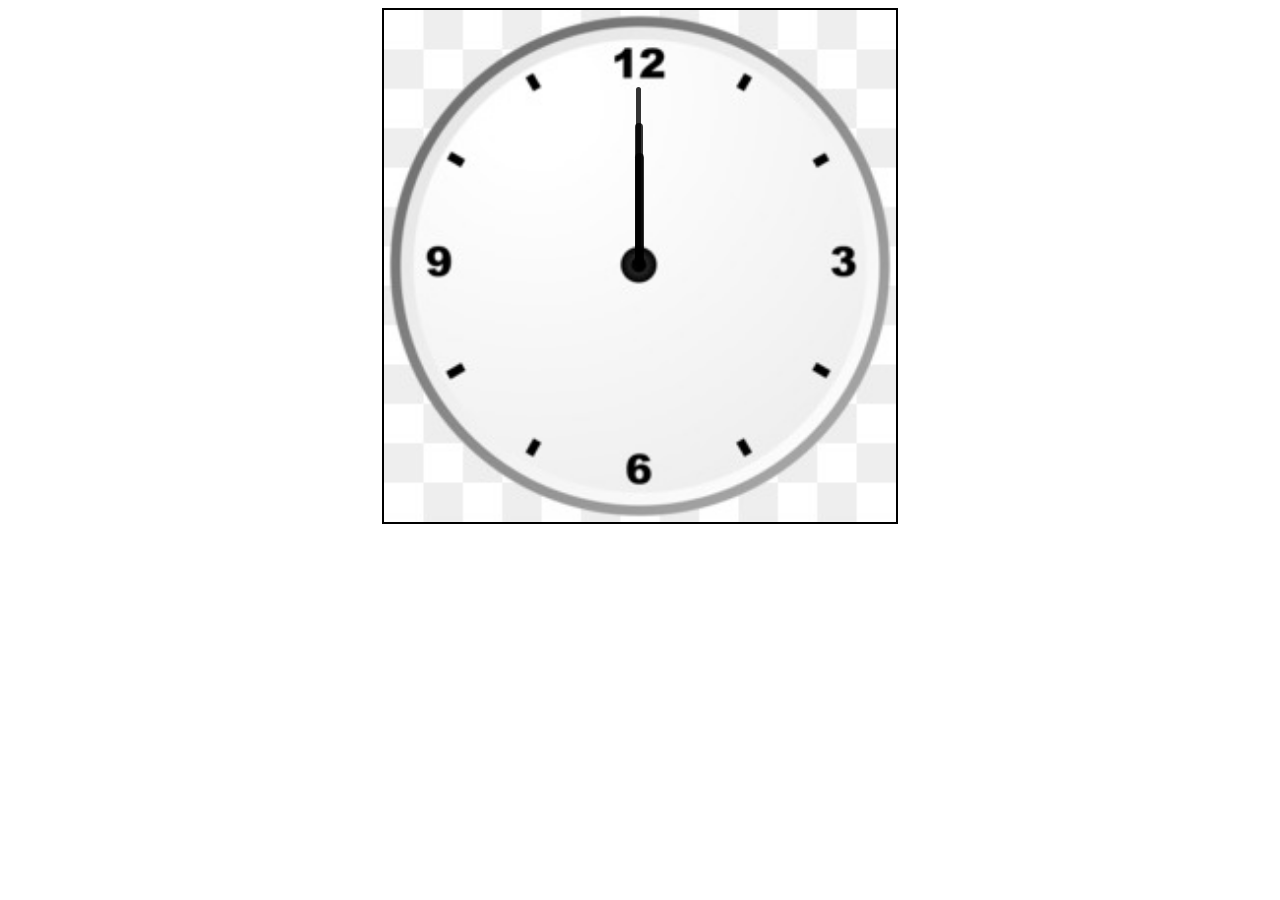
<file: Analog Clock/index.html>
<!DOCTYPE html>
<html lang="en">

<head>
    <meta charset="UTF-8">
    <meta http-equiv="X-UA-Compatible" content="IE=edge">
    <meta name="viewport" content="width=device-width, initial-scale=1.0">
    <link rel="stylesheet" href="style.css">
    <script src="index.js"></script>
    <title>Clock</title>
</head>

<body>
    <div id="clock-container">
        <div class="" id="hour"></div>
        <div class="" id="minute"></div>
        <div class="" id="second"></div>
    </div>
</body>

</html>
</file>
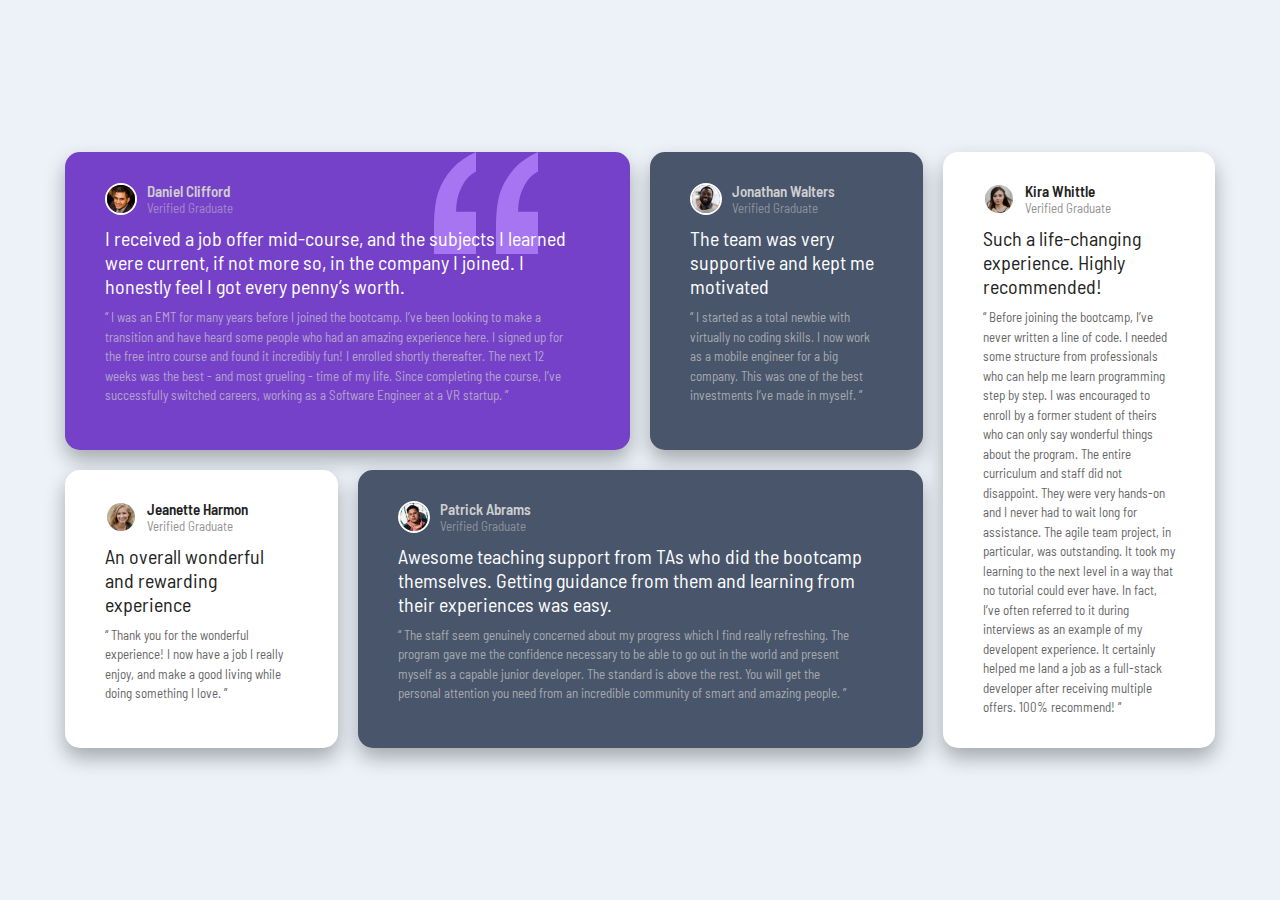
<file: testimonials-grid-section-main/index.html>
<!DOCTYPE html>
<html lang="en">

<head>
  <meta charset="UTF-8">
  <meta name="viewport" content="width=device-width, initial-scale=1.0">
  <!-- displays site properly based on user's device -->

  <link rel="icon" type="image/png" sizes="32x32" href="./images/favicon-32x32.png">

  <link rel="stylesheet" href="style.css">

  <title>Frontend Mentor | [Challenge Name Here]</title>

  <!-- Feel free to remove these styles or customise in your own stylesheet 👍 -->
</head>

<body>
  <main>
    <article class="box box-1">
      <div class="box-head">
        <img src="./images/image-daniel.jpg" alt="">
        <div class="box-user">
          <div class="name">Daniel Clifford</div>
          <p class="title">Verified Graduate</p>
        </div>
      </div>
      <div class="box-heading">
        I received a job offer mid-course, and the subjects I learned<br> were current, if not more so,
        in the company I joined. I<br> honestly feel I got every penny’s worth.
      </div>
      <p class="box-detail">
        “ I was an EMT for many years before I joined the bootcamp. I’ve been looking to make a<br>
        transition and have heard some people who had an amazing experience here. I signed up
        for<br> the free intro course and found it incredibly fun! I enrolled shortly thereafter.
        The next 12<br> weeks was the best - and most grueling - time of my life. Since completing
        the course, I’ve<br> successfully switched careers, working as a Software Engineer at a VR startup. ”
      </p>
    </article>
    <article class="box box-2">
      <div class="box-head">
        <img src="./images/image-jonathan.jpg" alt="">
        <div class="box-user">
          <div class="name">Jonathan Walters</div>
          <p class="title">Verified Graduate</p>
        </div>
      </div>
      <div class="box-heading">
        The team was very<br> supportive and kept me<br> motivated

      </div>
      <p class="box-detail">
        “ I started as a total newbie with<br> virtually no coding skills. I now work<br> as a mobile engineer
        for a big<br> company. This was one of the best investments I’ve made in myself. ”
      </p>
    </article>
    <article class="box box-3">
      <div class="box-head">
        <img src="./images/image-jeanette.jpg" alt="">
        <div class="box-user">
          <div class="name">Jeanette Harmon</div>
          <p class="title">Verified Graduate</p>
        </div>
      </div>
      <div class="box-heading">
        An overall wonderful<br> and rewarding<br> experience
      </div>
      <p class="box-detail">
        “ Thank you for the wonderful<br> experience! I now have a job I really<br> enjoy, and make a good living
        while<br> doing something I love. ”
      </p>
    </article>
    <article class="box box-4">
      <div class="box-head">
        <img src="./images/image-patrick.jpg" alt="">
        <div class="box-user">
          <div class="name">Patrick Abrams</div>
          <p class="title">Verified Graduate</p>
        </div>
      </div>
      <div class="box-heading">
        Awesome teaching support from TAs who did the bootcamp<br> themselves. Getting guidance from them and
        learning from<br> their experiences was easy.
      </div>
      <p class="box-detail">
        “ The staff seem genuinely concerned about my progress which I find really refreshing. The<br> program
        gave me the confidence necessary to be able to go out in the world and present<br> myself as a capable
        junior developer. The standard is above the rest. You will get the<br> personal attention you need from
        an incredible community of smart and amazing people. ”
      </p>
    </article>
    <article class="box box-5">
      <div class="box-head">
        <img src="./images/image-kira.jpg" alt="">
        <div class="box-user">
          <div class="name">Kira Whittle</div>
          <p class="title">Verified Graduate</p>
        </div>
      </div>
      <div class="box-heading">
        Such a life-changing<br> experience. Highly<br> recommended!
      </div>
      <p class="box-detail">
        “ Before joining the bootcamp, I’ve never written a line of code. I needed some structure from
        professionals who can help me learn programming step by step. I was encouraged to enroll by a former
        student of theirs who can only say wonderful things about the program. The entire curriculum and staff
        did not disappoint. They were very hands-on and I never had to wait long for assistance. The agile team
        project, in particular, was outstanding. It took my learning to the next level in a way that no tutorial
        could ever have. In fact, I’ve often referred to it during interviews as an example of my developent
        experience. It certainly helped me land a job as a full-stack developer after receiving multiple offers.
        100% recommend! ”
      </p>
    </article>

  </main>
  <!-- <div class="attribution">
    Challenge by <a href="https://www.frontendmentor.io?ref=challenge" target="_blank">Frontend Mentor</a>.
  </div> -->
</body>

</html>
</file>
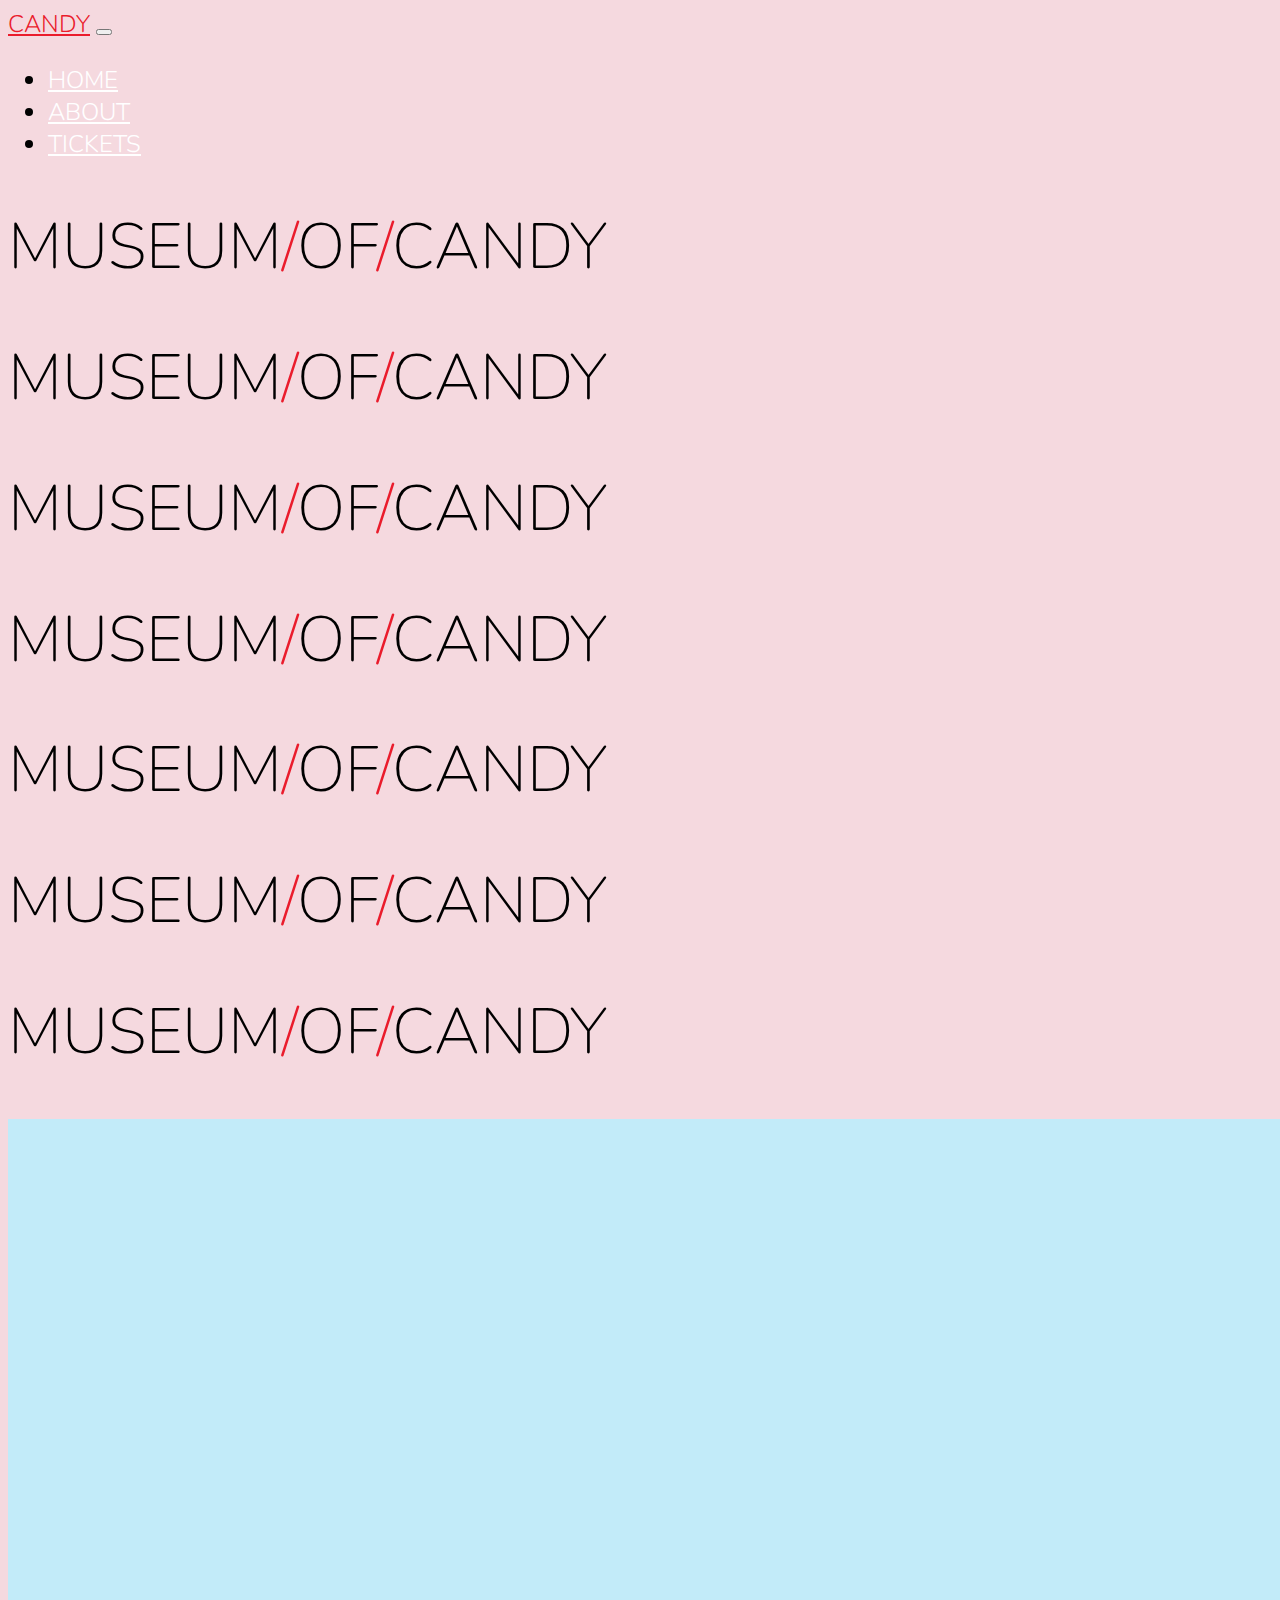
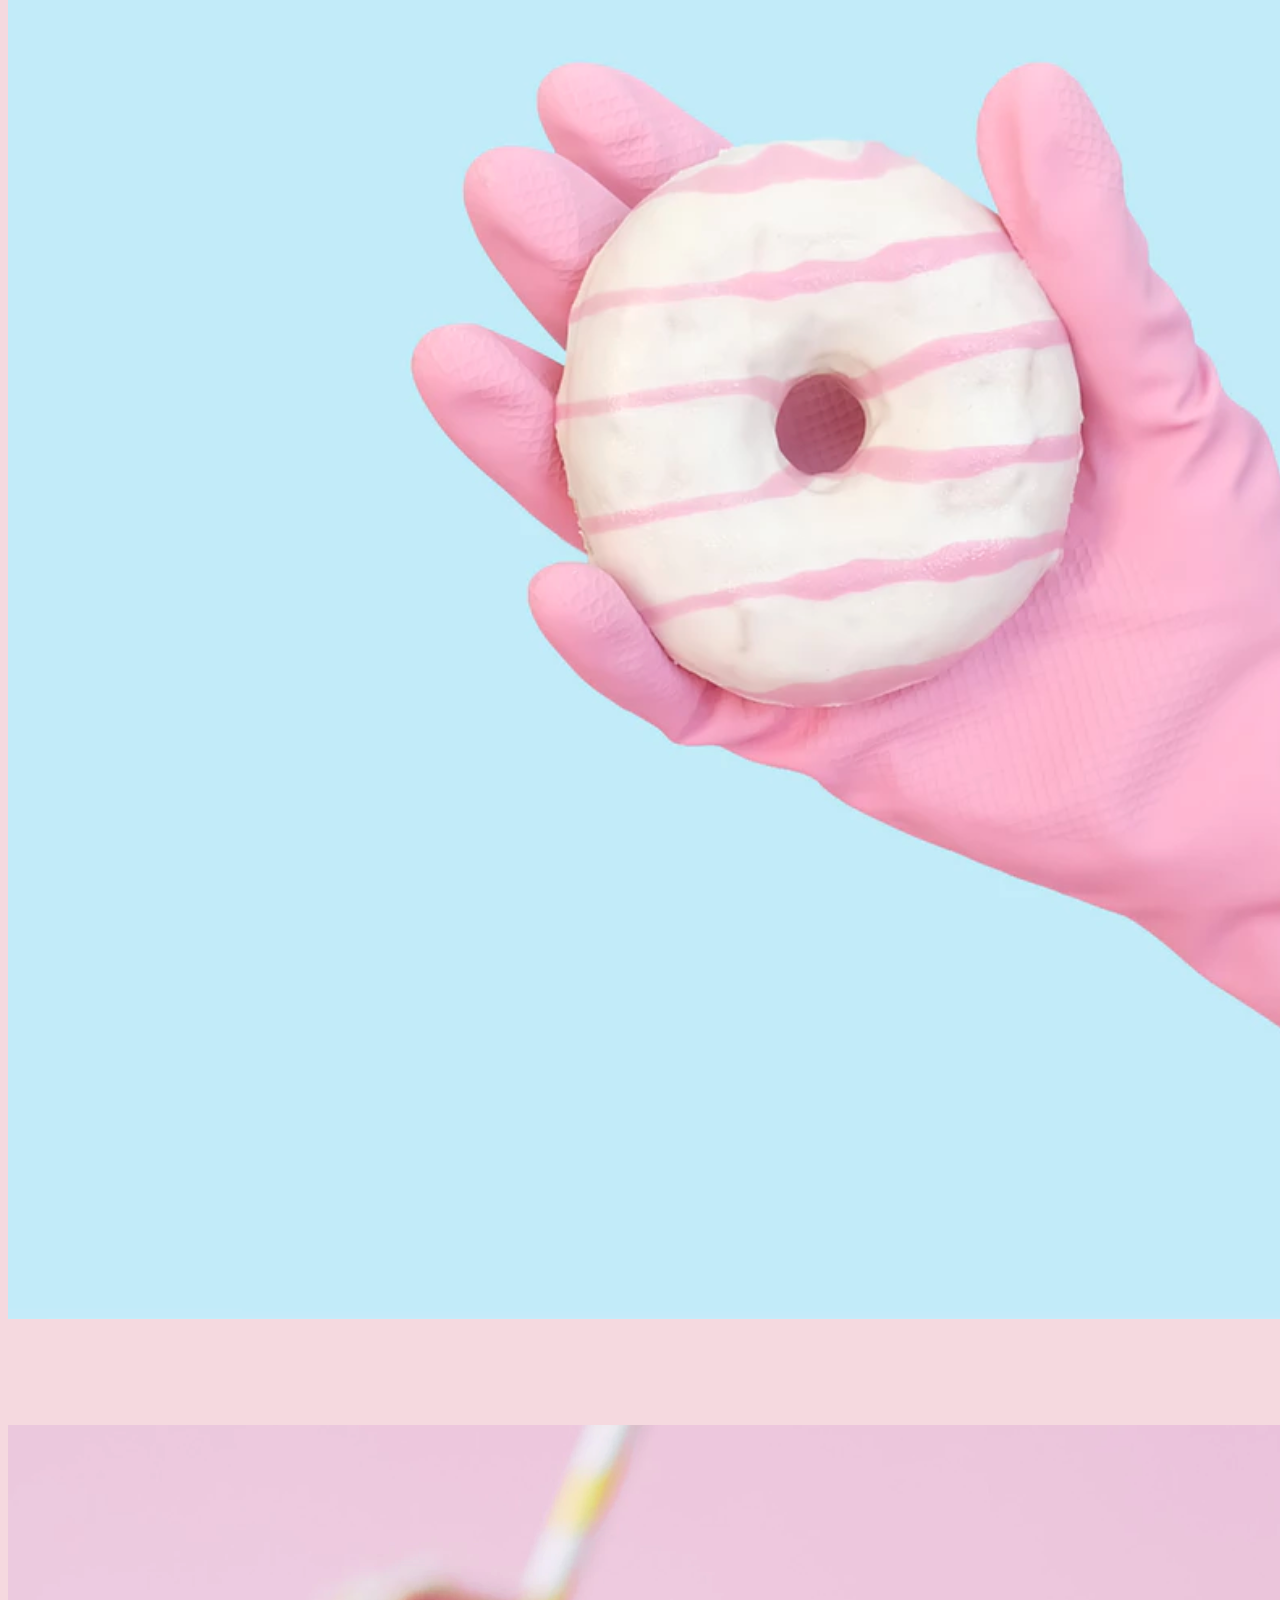
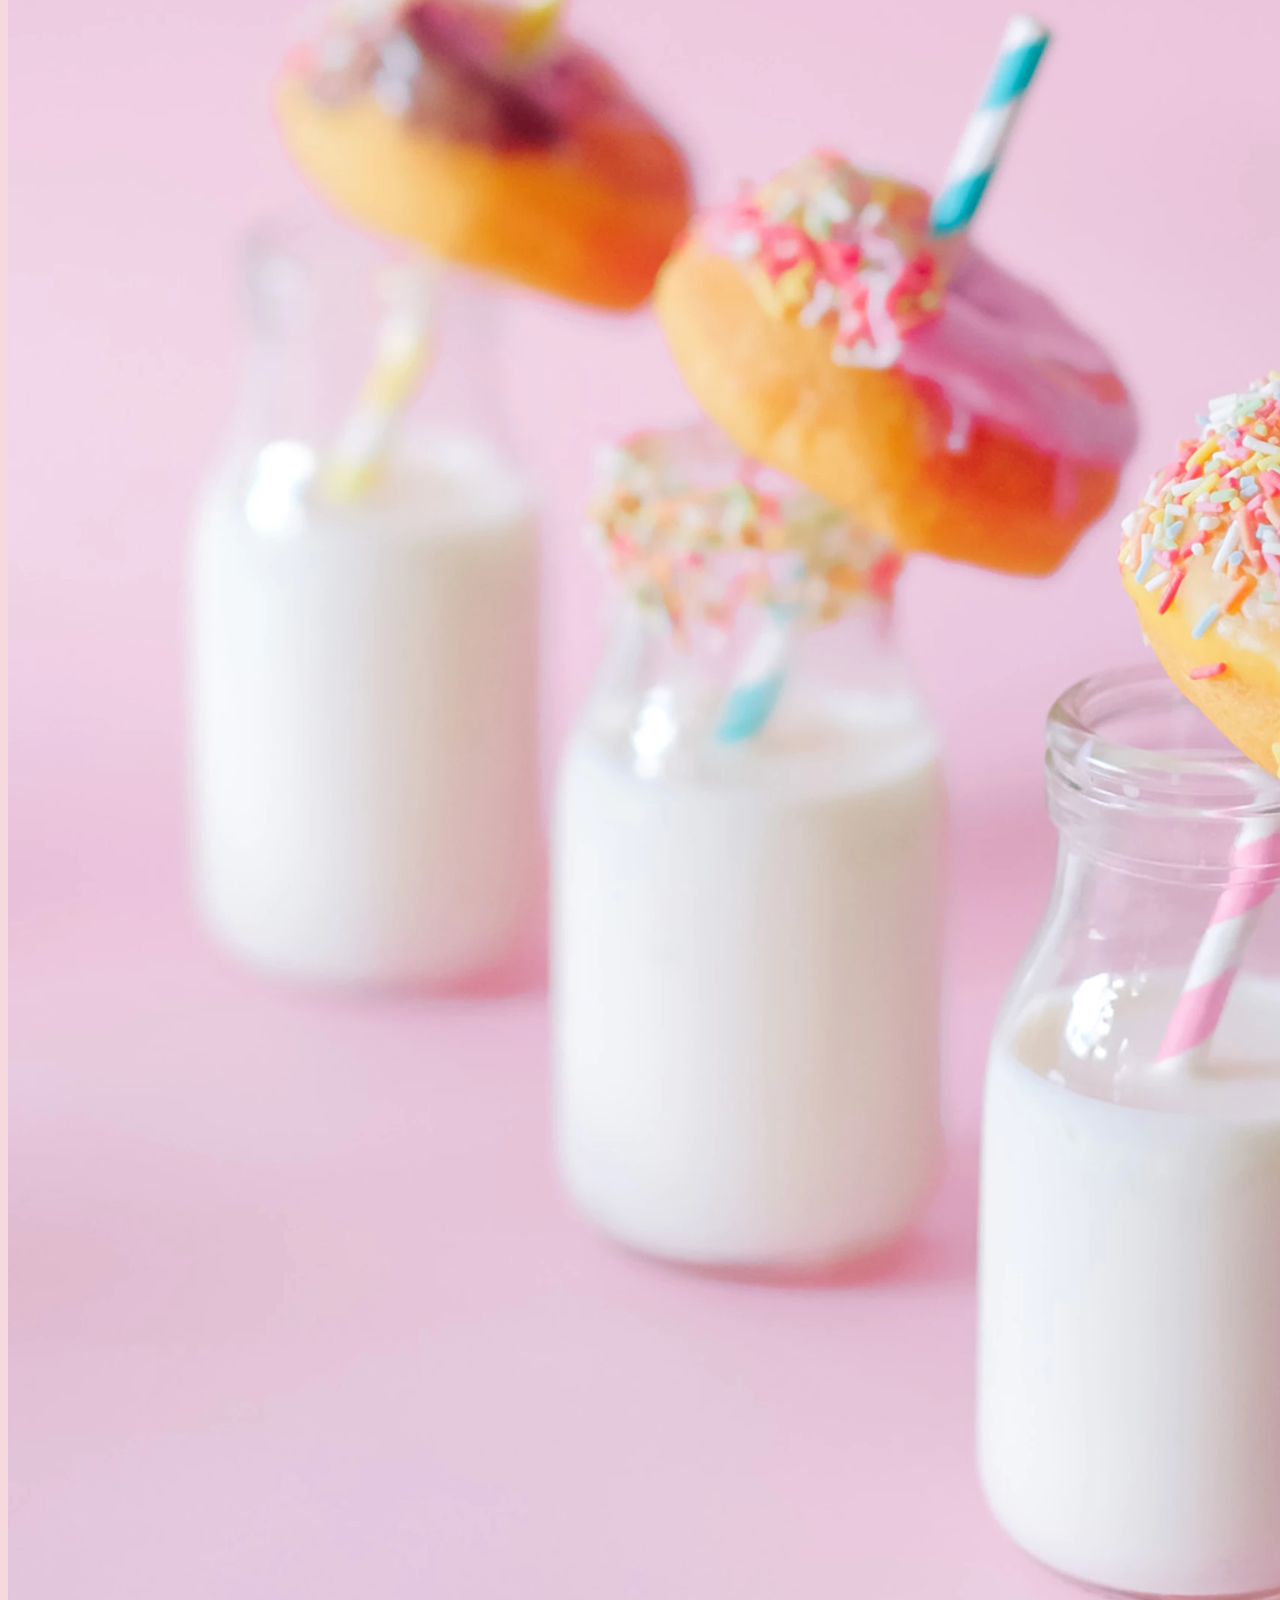
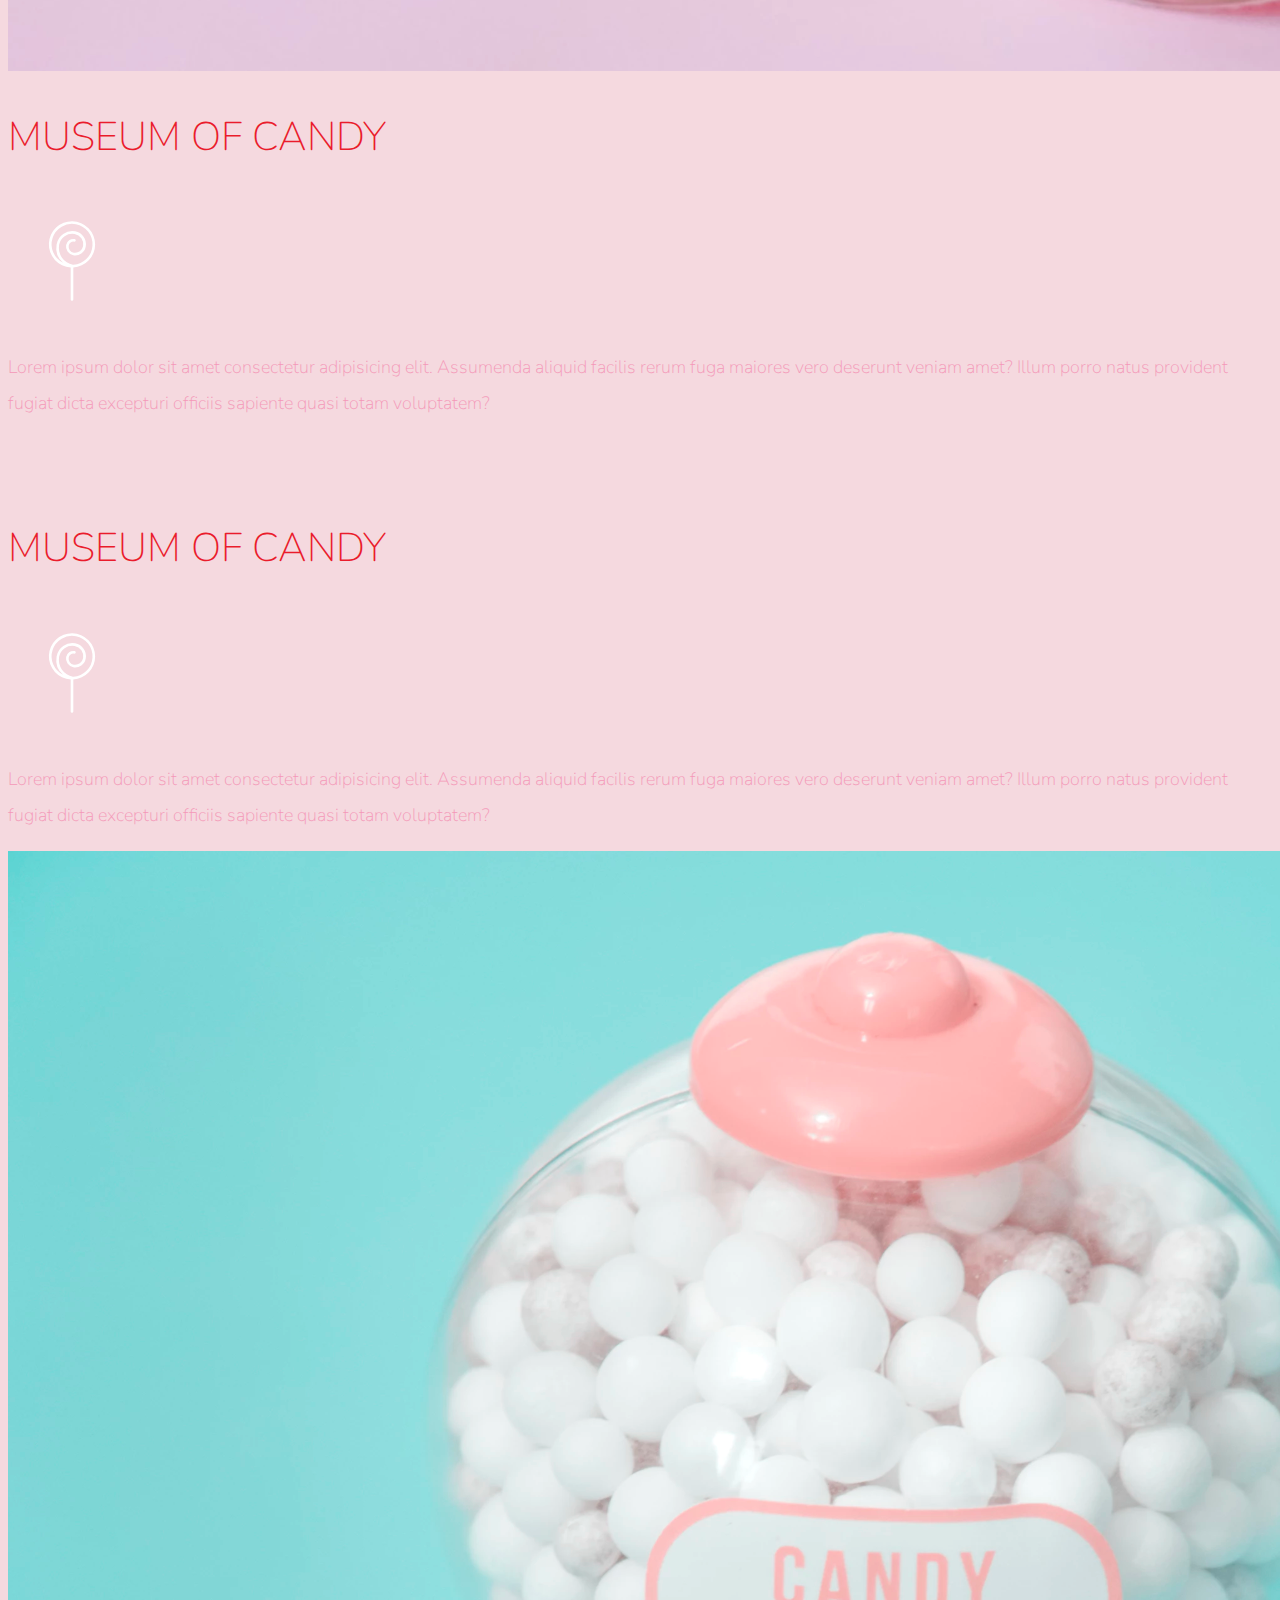
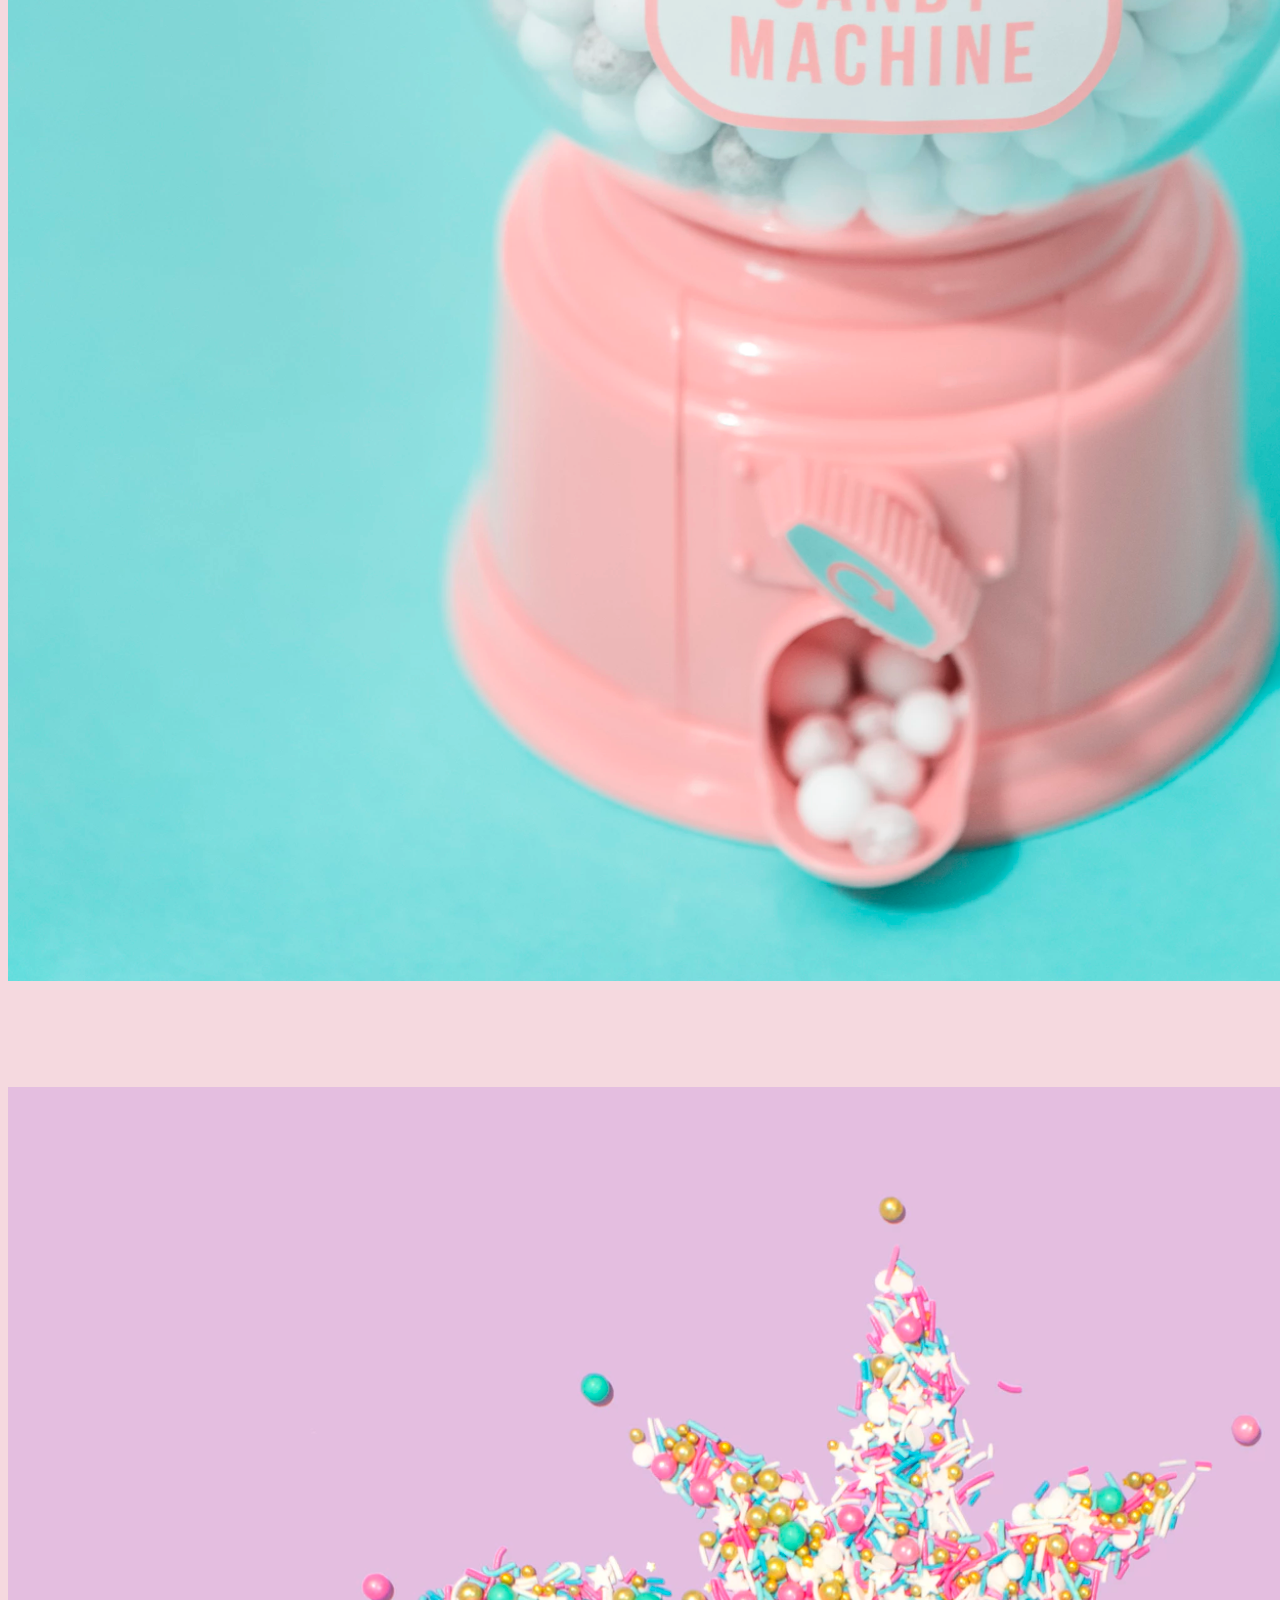
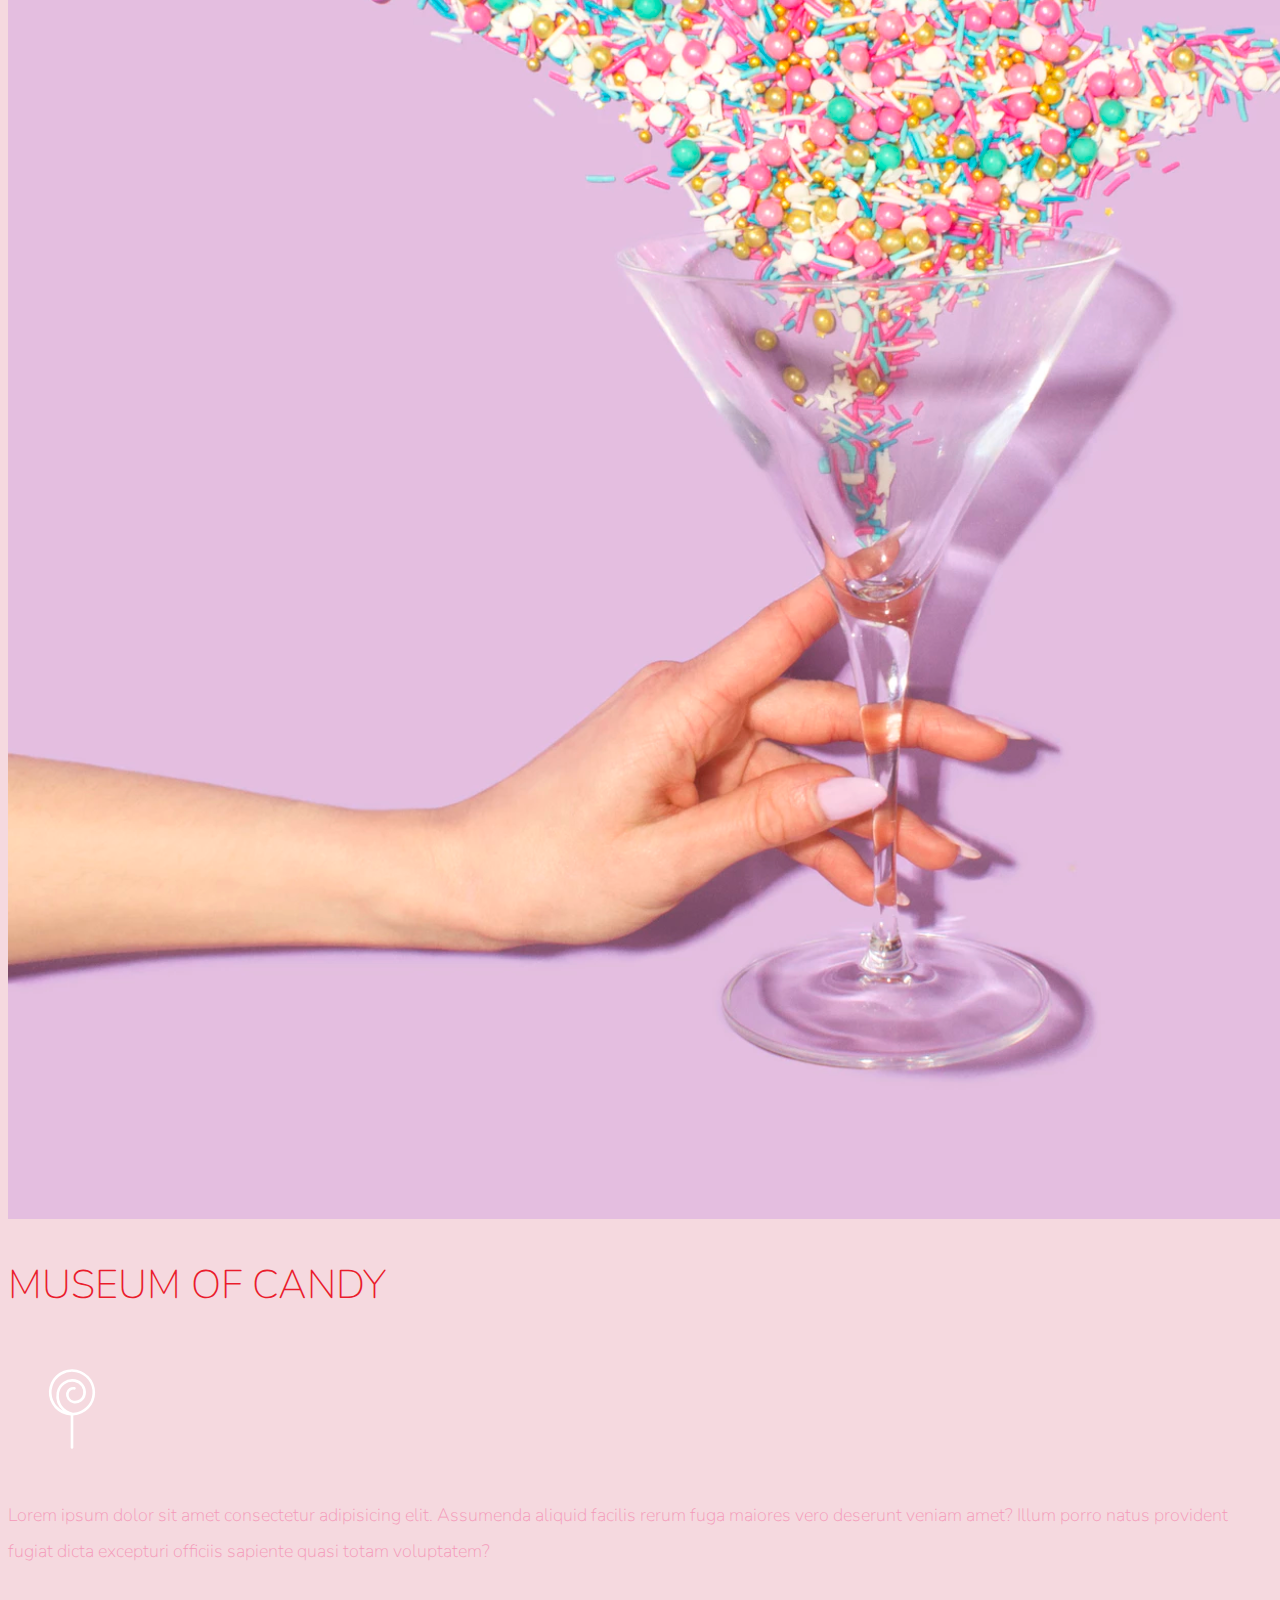
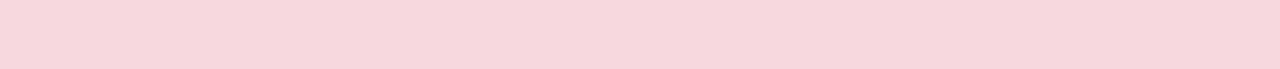
<file: Museum of candy project/museumofcandy.html>
<!doctype html>
<html lang="en">

<head>
  <!-- Required meta tags -->
  <meta charset="utf-8">
  <meta name="viewport" content="width=device-width, initial-scale=1, shrink-to-fit=no">

  <!-- Google Font -->
  <link href="https://fonts.googleapis.com/css?family=Nunito:200,300,400,700" rel="stylesheet">

  <!-- Bootstrap CSS -->
  <link href="https://cdn.jsdelivr.net/npm/bootstrap@5.0.1/dist/css/bootstrap.min.css" rel="stylesheet"
    integrity="sha384-+0n0xVW2eSR5OomGNYDnhzAbDsOXxcvSN1TPprVMTNDbiYZCxYbOOl7+AMvyTG2x" crossorigin="anonymous">

  <!-- Custom CSS -->
  <link rel="stylesheet" href="museumofcandy.css">

  <title>Museum of Candy</title>
</head>

<body>
  <nav id="mainnavbar" class="navbar navbar-expand-lg navbar-dark py-0 fixed-top">
    <div class="container-fluid">
      <a class="navbar-brand" href="#">CANDY</a>
      <button class="navbar-toggler" type="button" data-bs-toggle="collapse" data-bs-target="#navbarNavDropdown"
        aria-controls="navbarNavDropdown" aria-expanded="false" aria-label="Toggle navigation">
        <span class="navbar-toggler-icon"></span>
      </button>
      <div class="collapse navbar-collapse" id="navbarNavDropdown">
        <ul class="navbar-nav">
          <li class="nav-item">
            <a class="nav-link active" aria-current="page" href="#">HOME</a>
          </li>
          <li class="nav-item">
            <a class="nav-link" href="#">ABOUT</a>
          </li>
          <li class="nav-item">
            <a class="nav-link" href="#">TICKETS</a>
          </li>
        </ul>
      </div>
    </div>
  </nav>
  <section class="container-fluid px-0">
    <div class="row align-items-center">
      <div class="col-lg-6">
        <div id="headinggroup" class="text-white text-center d-none d-lg-block mt-5">
          <h1 class="">MUSEUM<span>/</span>OF<span>/</span>CANDY</h1>
          <h1 class="">MUSEUM<span>/</span>OF<span>/</span>CANDY</h1>
          <h1 class="">MUSEUM<span>/</span>OF<span>/</span>CANDY</h1>
          <h1 class="">MUSEUM<span>/</span>OF<span>/</span>CANDY</h1>
          <h1 class="">MUSEUM<span>/</span>OF<span>/</span>CANDY</h1>
          <h1 class="">MUSEUM<span>/</span>OF<span>/</span>CANDY</h1>
          <h1 class="">MUSEUM<span>/</span>OF<span>/</span>CANDY</h1>
        </div>

      </div>
      <div class="col-lg-6">
        <img class="img-fluid" src="imgs/hand2.png" alt="">
      </div>
    </div>
  </section>

  <section class="container-fluid px-0">
    <div class="row align-items-center content">
      <div class="col-md-6 order-2 order-md-1">
        <img src="imgs/milk.png" alt="" class="img-fluid">
      </div>
      <div class="col-md-6 text-center order-1 order-md-2">
        <div class="row justify-content-center">
          <div class="col-10 col-lg-8 blurb mb-5 mb-md-0">
            <h2>MUSEUM OF CANDY</h2>
            <img src="imgs/lolli_icon.png" alt="" class="d-none d-lg-inline">
            <p class="lead">Lorem ipsum dolor sit amet consectetur adipisicing elit. Assumenda aliquid facilis rerum
              fuga
              maiores vero deserunt veniam amet? Illum porro natus provident fugiat dicta excepturi officiis sapiente
              quasi
              totam voluptatem?</p>
          </div>
        </div>
      </div>
    </div>
    <div class="row align-items-center content">
      <div class="col-md-6 text-center">
        <div class="row justify-content-center">
          <div class="col-10 col-lg-8 blurb mb-5 mb-md-0">
            <h2>MUSEUM OF CANDY</h2>
            <img src="imgs/lolli_icon.png" alt="" class="d-none d-lg-inline">
            <p class="lead">Lorem ipsum dolor sit amet consectetur adipisicing elit. Assumenda aliquid facilis rerum
              fuga
              maiores vero deserunt veniam amet? Illum porro natus provident fugiat dicta excepturi officiis sapiente
              quasi
              totam voluptatem?</p>
          </div>
        </div>
      </div>
      <div class="col-md-6">
        <img src="imgs/gumball.png" alt="" class="img-fluid">
      </div>
    </div>
    <div class="row align-items-center content">
      <div class="col-md-6 order-2 order-md-1">
        <img src="imgs/sprinkles.png" alt="" class="img-fluid">
      </div>
      <div class="col-md-6 text-center order-1 order-md-2">
        <div class="row justify-content-center">
          <div class="col-10 col-lg-8 blurb mb-5 mb-md-0">
            <h2>MUSEUM OF CANDY</h2>
            <img src="imgs/lolli_icon.png" alt="" class="d-none d-lg-inline">
            <p class="lead">Lorem ipsum dolor sit amet consectetur adipisicing elit. Assumenda aliquid facilis rerum
              fuga
              maiores vero deserunt veniam amet? Illum porro natus provident fugiat dicta excepturi officiis sapiente
              quasi
              totam voluptatem?</p>
          </div>
        </div>
      </div>
    </div>
  </section>

  <script src="https://cdn.jsdelivr.net/npm/bootstrap@5.0.1/dist/js/bootstrap.bundle.min.js"
    integrity="sha384-gtEjrD/SeCtmISkJkNUaaKMoLD0//ElJ19smozuHV6z3Iehds+3Ulb9Bn9Plx0x4"
    crossorigin="anonymous"></script>
  <!-- <script src="https://code.jquery.com/jquery-3.3.1.slim.min.js"
    integrity="sha384-q8i/X+965DzO0rT7abK41JStQIAqVgRVzpbzo5smXKp4YfRvH+8abtTE1Pi6jizo"
    crossorigin="anonymous"></script>
  <script src="https://cdnjs.cloudflare.com/ajax/libs/popper.js/1.14.3/umd/popper.min.js"
    integrity="sha384-ZMP7rVo3mIykV+2+9J3UJ46jBk0WLaUAdn689aCwoqbBJiSnjAK/l8WvCWPIPm49"
    crossorigin="anonymous"></script>
  <script src="https://stackpath.bootstrapcdn.com/bootstrap/4.1.3/js/bootstrap.min.js"
    integrity="sha384-ChfqqxuZUCnJSK3+MXmPNIyE6ZbWh2IMqE241rYiqJxyMiZ6OW/JmZQ5stwEULTy"
    crossorigin="anonymous"></script> -->
  <script>
    $(function () {
      $(document).scroll(function () {
        var $nav = $("#mainnavbar");
        $nav.toggleClass("scrolled", $(this).scrollTop() > $nav.height());
      });
    });
  </script>
</body>

</html>
</file>
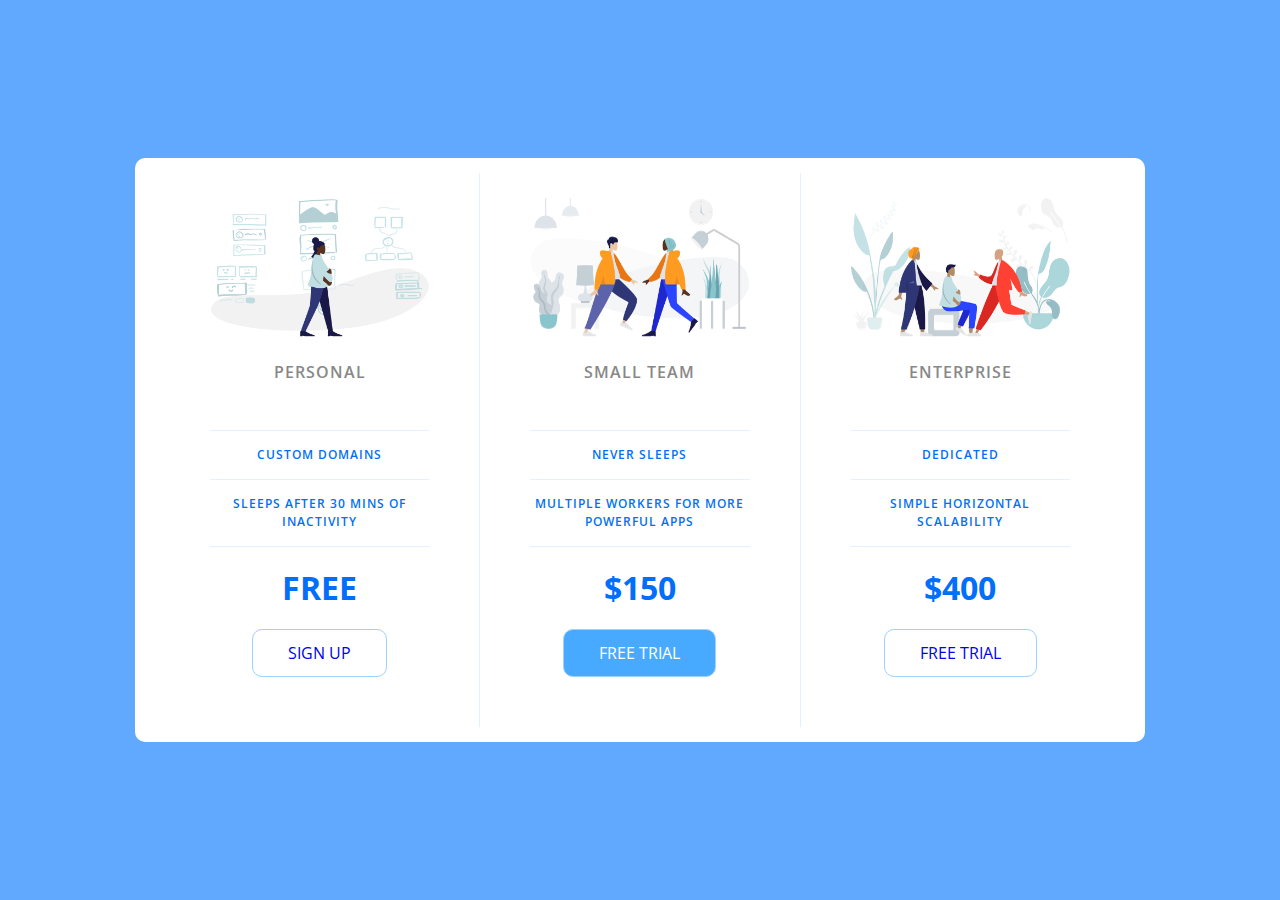
<file: PRICING PANEL PROJECT/pricingpanel.html>
<!DOCTYPE html>
<html lang="en">

<head>
    <meta charset="UTF-8">
    <meta name="viewport" content="width=device-width, initial-scale=1.0">
    <title>Price Tiers</title>
    <link rel="stylesheet" href="https://fonts.googleapis.com/css?family=Open+Sans:400,600,700">
    <link rel="stylesheet" href="pricingpanel.css">
</head>

<body>
    <div class="panel pricing-table">

        <div class="pricing-plan">
            <img src="icons/icon1.png" alt="" class="pricing-img">
            <h2 class="pricing-header">Personal</h2>
            <ul class="pricing-features">
                <li class="pricing-features-item">Custom domains</li>
                <li class="pricing-features-item">Sleeps after 30 mins of inactivity</li>
            </ul>
            <span class="pricing-price">Free</span>
            <a href="#/" class="pricing-button">Sign up</a>
        </div>

        <div class="pricing-plan">
            <img src="icons/icon2.png" alt="" class="pricing-img">
            <h2 class="pricing-header">Small team</h2>
            <ul class="pricing-features">
                <li class="pricing-features-item">Never sleeps</li>
                <li class="pricing-features-item">Multiple workers for more powerful apps</li>
            </ul>
            <span class="pricing-price">$150</span>
            <a href="#/" class="pricing-button is-featured">Free trial</a>
        </div>

        <div class="pricing-plan">
            <img src="icons/icon3.png" alt="" class="pricing-img">
            <h2 class="pricing-header">Enterprise</h2>
            <ul class="pricing-features">
                <li class="pricing-features-item">Dedicated</li>
                <li class="pricing-features-item">Simple horizontal scalability</li>
            </ul>
            <span class="pricing-price">$400</span>
            <a href="#/" class="pricing-button">Free trial</a>
        </div>

    </div>

</body>

</html>
</file>
<file: Analog Clock/style.css>
#clock-container {
    position: relative;
    border: 2px solid black;
    height: 40vw;
    width: 40vw;
    background: url('clock.jpg') no-repeat;
    background-size: 100%;
    margin: auto;
}

#hour, #minute, #second {
    position: absolute;
    background: black;
    border-radius: 10px;
    transform-origin: bottom;
}

#hour {
    width: 1.8%;
    height: 22%;
    top: 28%;
    left: 49%;
    opacity: 0.8;
}

#minute {
    width: 1.6%;
    height: 28%;
    top: 22%;
    left: 49%;
    opacity: 0.8;
}

#second {
    width: 1%;
    height: 35%;
    top: 15%;
    left: 49.2%;
    opacity: 0.8;
}
</file>
<file: testimonials-grid-section-main/style.css>
@import url('https://fonts.googleapis.com/css2?family=Barlow+Semi+Condensed:wght@500;600&display=swap');
*{
  padding: 0;
  margin: 0;
  box-sizing: border-box;
  font-family: 'Barlow Semi Condensed', sans-serif;
}
body{
  font-size: 13px;
  display: flex;
  justify-content: center;
  align-items: center;
  min-height: 100vh;
  background-color: hsl(210, 46%, 95%);
}
main{
  display: grid;
  max-width: 1150px;
  grid-template-columns: repeat(4, 1fr);
  grid-template-rows: repeat(2, min-content);
  grid-gap: 20px;
}
.box{
  display: flex;
  flex-direction: column;
  background-color: hsl(217, 19%, 35%);
  box-shadow: 0 10px 20px rgba(0, 0, 0, 0.3);
  border-radius: 15px;
  padding: 30px 40px;
}
.box-head{
  display: flex;
  align-items: center;
  color: hsl(0, 0%, 81%);
  margin-bottom: 10px;
}
.box-head img{
  width: 32px;
  height: 32px;
  border-radius: 50%;
  margin-right: 10px;
  border: 2px solid #fff;
}
.name{
  font-weight: 600;
  font-size: 15px;
}
.title{
  opacity: 0.5;
}
.box-heading{
  color: #fff;
  margin-bottom: 10px;
  font-size: 20px;
}
.box-detail{
  color: hsl(0, 0%, 81%);
  line-height: 1.5;
  opacity: 0.7;
}
.box-1{
  grid-column: 1/3;
  background-color: hsl(263, 55%, 52%);
  background-image: url('./images/bg-pattern-quotation.svg');
  background-repeat: no-repeat;
  background-position: 80% 0;
}
.box-2{
  grid-column: 3/4;
}
.box-3{
  grid-row: 2/3;
  grid-column: 1/2;
  background-color: #fff;
}
.box-4{
  grid-row: 2/3;
  grid-column: 2/4;
}
.box-5{
  grid-row: -1/1;
  grid-column: 4/5;
  background-color: #fff;
}
.box-3 .box-heading,
.box-3 .box-head,
.box-3 .box-detail,
.box-5 .box-heading,
.box-5 .box-head,
.box-5 .box-detail{
  color: #222;
}


@media (max-width: 1024px){
  body{
    padding: 20px;
  }
  main{
    grid-template-columns: repeat(3, 1fr);
    grid-template-rows: repeat(3, min-content);
    width: 95%;
    grid-gap: 15px;
  }
  .box-1{
    grid-column: 1/3;
  }
  .box-2{
    grid-column: 3/4;
  }
  .box-5{
    grid-column: 1/4;
    grid-row: 3/4;
  }
}
@media (max-width: 768px){
  main{
    margin-top: 20px;
    grid-template-columns: repeat(auto-fill, minmax(50%, 1fr));
    grid-template-rows: minmax(auto, auto);
  }
  .box{
    grid-column: unset !important;
    grid-row: unset !important;
  }
}
</file>
<file: Museum of candy project/museumofcandy.css>
body {
    background-color: #f5d9df;
    font-family: "Nunito", sans-serif;
}

.blurb h2 {
    color: #ea1c2c;
    font-weight: 100;
    font-size: 2.5rem;
}

.blurb p{
    color: #f498b8;
    font-weight: 100;
    font-size: 1.125rem;
    line-height: 2;
}

.content {
    margin-top:100px;
    margin-bottom: 100px;
}
#mainnavbar {
    font-size: 1.5rem;
    font-weight: 300;
}

#mainnavbar .nav-link {
    color: white;
}

#mainnavbar .nav-link:hover {
    color: #ea1c2c;
}

#mainnavbar .navbar-brand {
    color: #EA1C2C;
}

#headinggroup span {
    color: #ea1c2c;
}

#headinggroup h1 {
    font-weight: 100;
    font-size: 4rem;
}

.navbar.scrolled {
    background-color: rgb(222, 192, 222);
    transition: background-color 500ms;
}

@media (max-width: 1200px) {
    #headinggroup h1 {
        font-weight: 100;
        font-size: 3rem;
    }
}
</file>
<file: PRICING PANEL PROJECT/pricingpanel.css>
html, body, div, span, applet, object, iframe,
h1, h2, h3, h4, h5, h6, p, blockquote, pre,
a, abbr, acronym, address, big, cite, code,
del, dfn, em, img, ins, kbd, q, s, samp,
small, strike, strong, sub, sup, tt, var,
b, u, i, center,
dl, dt, dd, ol, ul, li,
fieldset, form, label, legend,
table, caption, tbody, tfoot, thead, tr, th, td,
article, aside, canvas, details, embed, 
figure, figcaption, footer, header, hgroup, 
menu, nav, output, ruby, section, summary,
time, mark, audio, video {
	margin: 0;
	padding: 0;
	border: 0;
	font-size: 100%;
	font: inherit;
	vertical-align: baseline;
}
/* HTML5 display-role reset for older browsers */
article, aside, details, figcaption, figure, 
footer, header, hgroup, menu, nav, section {
	display: block;
}
body {
	line-height: 1;
}
ol, ul {
	list-style: none;
}
blockquote, q {
	quotes: none;
}
blockquote:before, blockquote:after,
q:before, q:after {
	content: '';
	content: none;
}

table {
    border-collapse: collapse;
    border-spacing: 0;
}
html {
    box-sizing: border-box;
    font-family: 'Open Sans', sans-serif;
}
body {
    background-color: #60a9ff;
    display: flex;
    justify-content: center;
    align-items: center;
    min-height: 100vh;
}

.panel {
    background-color: white;
    border-radius: 10px;
    padding: 15px 25px;
    width: 100%;
    max-width: 960px;
    display: flex;
    flex-direction: column;
    text-align: center;
    text-transform: uppercase;
}

.pricing-plan {
    border-bottom: 1px solid #e1f1ff;
}

.pricing-plan:last-child {
    border-bottom: none;
}

.pricing-img {
    margin-bottom: 25px;
    max-width: 100%;
}

.pricing-header {
    color: #888;
    font-weight: 600;
    letter-spacing: 1px;
}

.pricing-features {
    margin: 50px 0 25px;
    color: #016ff9;
}

.pricing-features-item {
    font-weight: 600;
    letter-spacing: 1px;
    font-size: 12px;
    line-height: 1.5;
    padding: 15px 0;
    border-top: 1px solid #e1f1ff;
}

.pricing-features-item:last-child {
    border-bottom: 1px solid #e1f1ff;
}

.pricing-price {
    color: #016ff9;
    display: block;
    font-size: 32px;
    font-weight: 700;
}

.pricing-button {
    border: 1px solid #9dd1ff;
    border-radius: 10px;
    columns: #348efe;
    display: inline-block;
    padding: 15px 35px;
    text-decoration: none;
    margin: 25px 0;
    transition: background-color 200ms ease-in-out;
}

.pricing-button:hover, .pricing-button:focus {
    background-color: #e1f1ff;
}
.pricing-button.is-featured {
    background-color: #48aaff;
    color: white;
}

.pricing-button.is-featured:hover, .pricing-button.is-featured:focus{
    background-color: #269aff;
    color: white;
}

@media(min-width: 900px) {
    .panel {
        flex-direction: row;
    }
    .pricing-plan {
        border-bottom: none;
        border-right: 1px solid #e1f1ff;
        padding: 25px 50px;
    }
    .pricing-plan:last-child {
        border-right: none;
    }
}
</file>
